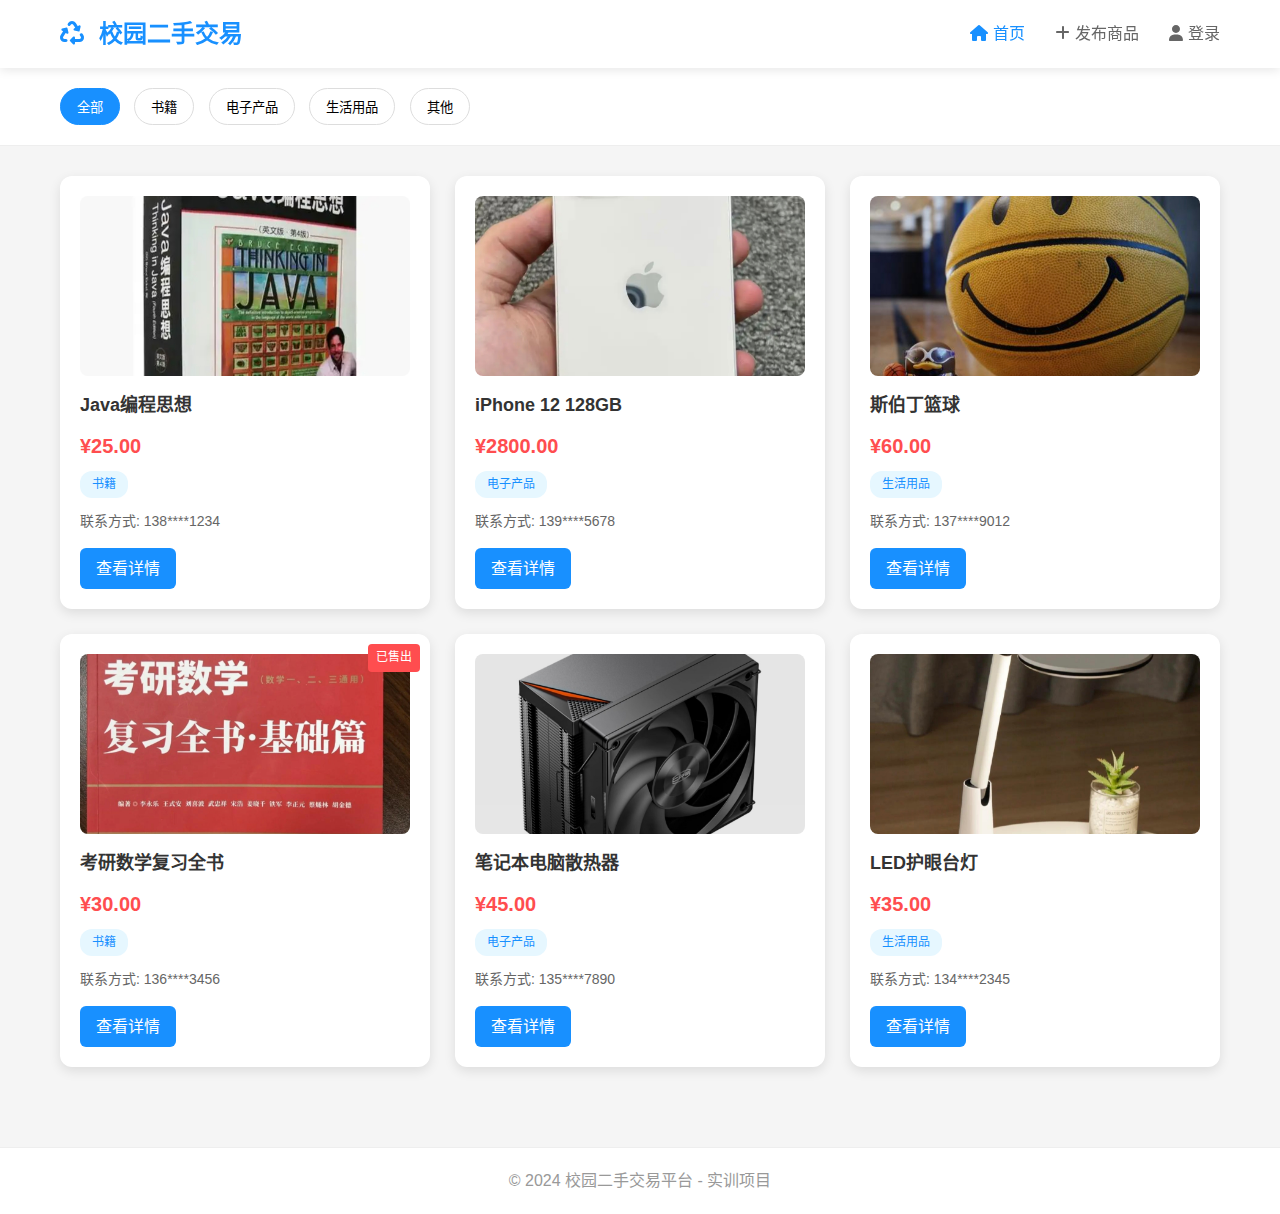
<file: 校园二手交易网站/index.html>
<!DOCTYPE html>
<html lang="zh-CN">
<head>
    <meta charset="UTF-8">
    <meta name="viewport" content="width=device-width, initial-scale=1.0">
    <title>校园二手交易平台</title>
    <link rel="stylesheet" href="css/style.css">
    <!-- 引入Font Awesome图标 -->
    <link rel="stylesheet" href="https://cdnjs.cloudflare.com/ajax/libs/font-awesome/6.0.0/css/all.min.css">
</head>
<body>
    <!-- 顶部导航 -->
    <header class="header">
        <div class="container">
            <h1 class="logo">
                <i class="fas fa-recycle"></i>
                校园二手交易
            </h1>
            <nav class="nav">
                <a href="index.html" class="nav-link active">
                    <i class="fas fa-home"></i>首页
                </a>
                <a href="publish.html" class="nav-link">
                    <i class="fas fa-plus"></i>发布商品
                </a>
                <a href="login.html" class="nav-link">
                    <i class="fas fa-user"></i>登录
                </a>
            </nav>
        </div>
    </header>

    <!-- 分类筛选 -->
    <section class="filters">
        <div class="container">
            <button class="filter-btn active">全部</button>
            <button class="filter-btn">书籍</button>
            <button class="filter-btn">电子产品</button>
            <button class="filter-btn">生活用品</button>
            <button class="filter-btn">其他</button>
        </div>
    </section>

    <!-- 商品列表 -->
    <main class="main">
        <div class="container">
            <div class="product-grid" id="productList">
                <!-- 商品卡片通过JS动态生成 -->
            </div>
        </div>
    </main>

    <!-- 底部信息 -->
    <footer class="footer">
        <div class="container">
            <p>&copy; 2024 校园二手交易平台 - 实训项目</p>
        </div>
    </footer>

    <script src="js/main.js"></script>
</body>
</html>
</file>
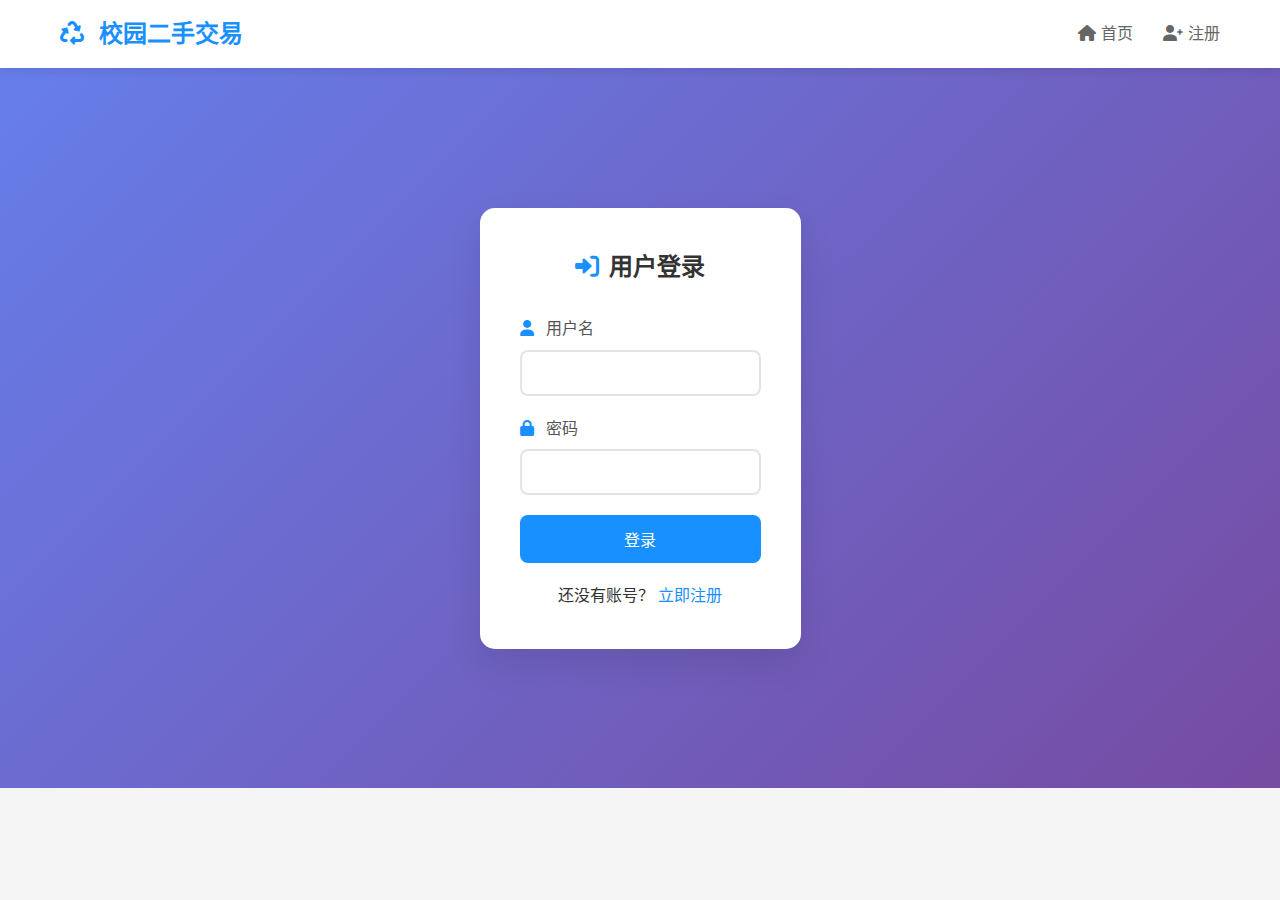
<file: 校园二手交易网站/login.html>
<!DOCTYPE html>
<html lang="zh-CN">
<head>
    <meta charset="UTF-8">
    <meta name="viewport" content="width=device-width, initial-scale=1.0">
    <title>登录 - 校园二手交易平台</title>
    <link rel="stylesheet" href="css/style.css">
    <link rel="stylesheet" href="https://cdnjs.cloudflare.com/ajax/libs/font-awesome/6.0.0/css/all.min.css">
</head>
<body>
    <header class="header">
        <div class="container">
            <h1 class="logo">
                <i class="fas fa-recycle"></i>
                校园二手交易
            </h1>
            <nav class="nav">
                <a href="index.html" class="nav-link">
                    <i class="fas fa-home"></i>首页
                </a>
                <a href="register.html" class="nav-link">
                    <i class="fas fa-user-plus"></i>注册
                </a>
            </nav>
        </div>
    </header>

    <main class="auth-main">
        <div class="container">
            <div class="auth-container">
                <div class="auth-card">
                    <h2><i class="fas fa-sign-in-alt"></i>用户登录</h2>
                    <form id="loginForm" class="auth-form">
                        <div class="form-group">
                            <label for="username"><i class="fas fa-user"></i> 用户名</label>
                            <input type="text" id="username" name="username" required>
                        </div>
                        <div class="form-group">
                            <label for="password"><i class="fas fa-lock"></i> 密码</label>
                            <input type="password" id="password" name="password" required>
                        </div>
                        <button type="submit" class="auth-btn">登录</button>
                    </form>
                    <div class="auth-links">
                        <p>还没有账号？ <a href="register.html">立即注册</a></p>
                    </div>
                </div>
            </div>
        </div>
    </main>

    <script src="js/auth.js"></script>
</body>
</html>
</file>
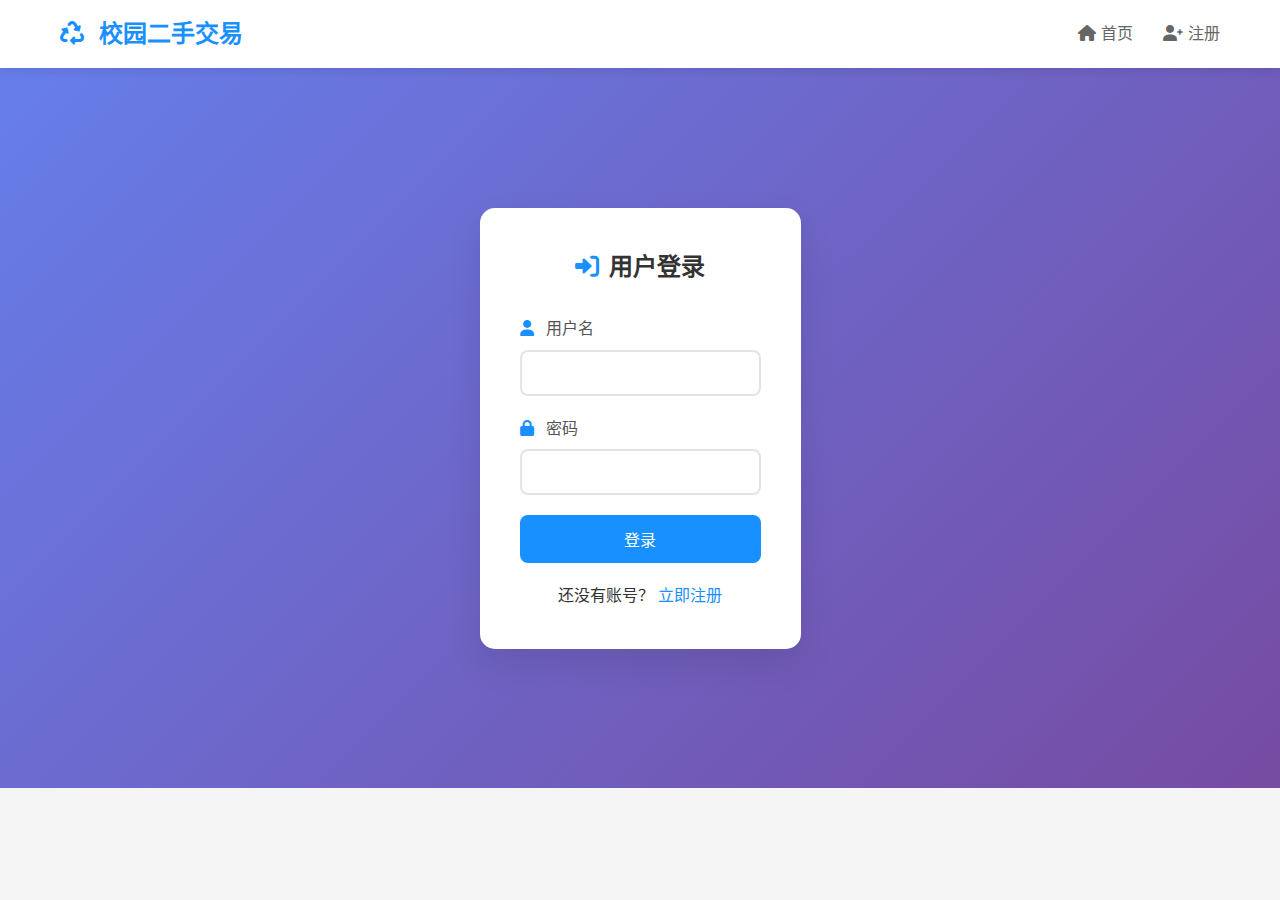
<file: 校园二手交易网站/profile.html>
<!DOCTYPE html>
<html lang="zh-CN">
<head>
    <meta charset="UTF-8">
    <meta name="viewport" content="width=device-width, initial-scale=1.0">
    <title>个人中心 - 校园二手交易平台</title>
    <link rel="stylesheet" href="css/style.css">
    <link rel="stylesheet" href="https://cdnjs.cloudflare.com/ajax/libs/font-awesome/6.0.0/css/all.min.css">
</head>
<body>
    <header class="header">
        <div class="container">
            <h1 class="logo">
                <i class="fas fa-recycle"></i>
                校园二手交易
            </h1>
            <nav class="nav">
                <a href="index.html" class="nav-link">
                    <i class="fas fa-home"></i>首页
                </a>
                <a href="publish.html" class="nav-link">
                    <i class="fas fa-plus"></i>发布商品
                </a>
                <a href="login.html" class="nav-link">
                    <i class="fas fa-sign-out-alt"></i>退出
                </a>
            </nav>
        </div>
    </header>

    <main class="main">
        <div class="container">
            <div class="profile-container">
                <!-- 用户信息 -->
                <div class="profile-card">
                    <div class="profile-header">
                        <div class="avatar">
                            <i class="fas fa-user-circle"></i>
                        </div>
                        <div class="profile-info">
                            <h2 id="userName">用户名</h2>
                            <p id="userPhone">手机号：未设置</p>
                        </div>
                    </div>
                </div>

                <!-- 我的商品 -->
                <div class="profile-card">
                    <h3><i class="fas fa-box"></i> 我的商品</h3>
                    <div class="my-products" id="myProducts">
                        <!-- 我的商品列表通过JS动态生成 -->
                    </div>
                </div>

                <!-- 快速操作 -->
                <div class="profile-card">
                    <h3><i class="fas fa-rocket"></i> 快速操作</h3>
                    <div class="quick-actions">
                        <a href="publish.html" class="action-btn">
                            <i class="fas fa-plus"></i>
                            <span>发布新商品</span>
                        </a>
                        <a href="index.html" class="action-btn">
                            <i class="fas fa-shopping-bag"></i>
                            <span>浏览商品</span>
                        </a>
                    </div>
                </div>
            </div>
        </div>
    </main>

    <script src="js/auth.js"></script>
    <script src="js/products.js"></script>
</body>
</html>
</file>
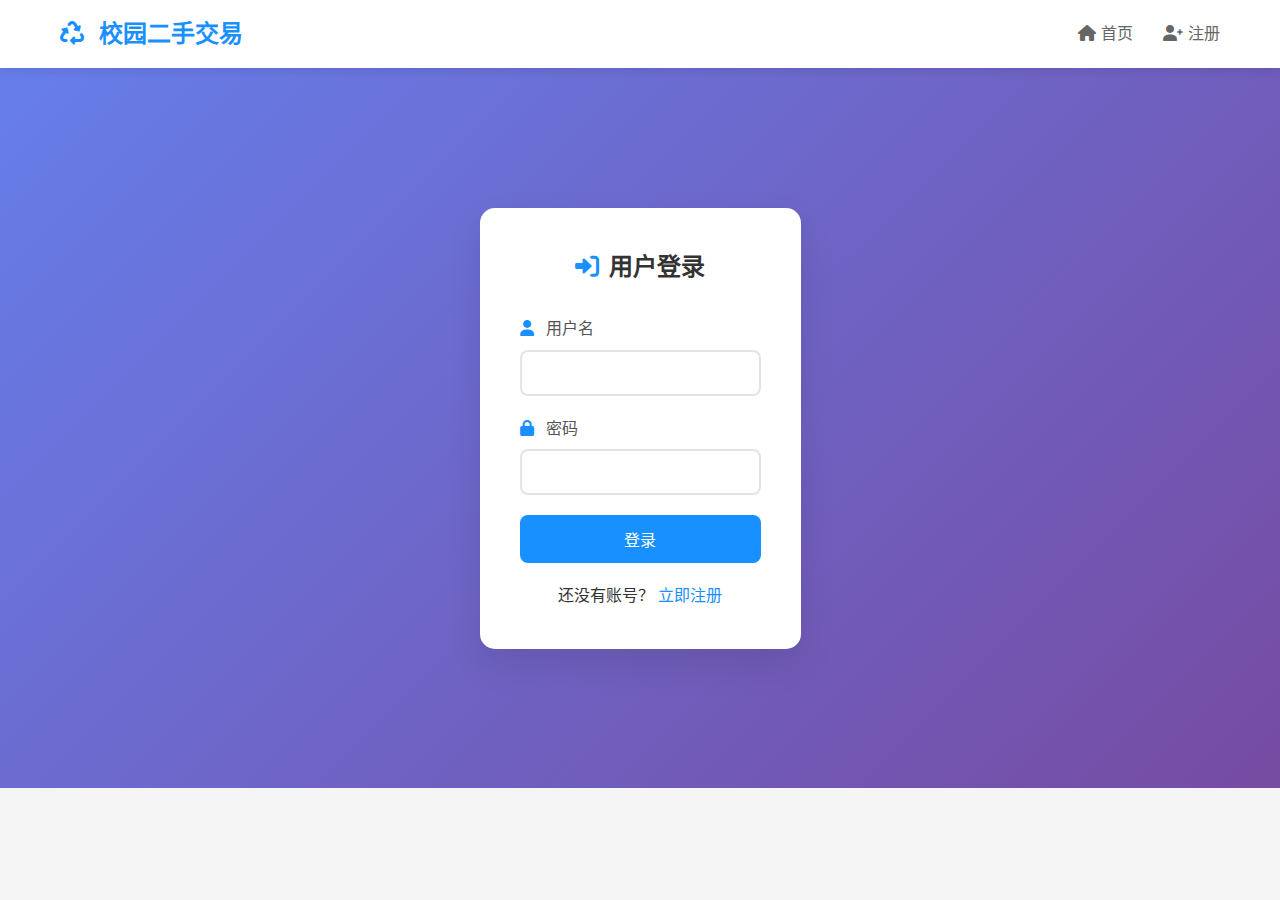
<file: 校园二手交易网站/publish.html>
<!DOCTYPE html>
<html lang="zh-CN">
<head>
    <meta charset="UTF-8">
    <meta name="viewport" content="width=device-width, initial-scale=1.0">
    <title>发布商品 - 校园二手交易平台</title>
    <link rel="stylesheet" href="css/style.css">
    <link rel="stylesheet" href="https://cdnjs.cloudflare.com/ajax/libs/font-awesome/6.0.0/css/all.min.css">
</head>
<body>
    <header class="header">
        <div class="container">
            <h1 class="logo">
                <i class="fas fa-recycle"></i>
                校园二手交易
            </h1>
            <nav class="nav">
                <a href="index.html" class="nav-link">
                    <i class="fas fa-home"></i>首页
                </a>
                <a href="profile.html" class="nav-link">
                    <i class="fas fa-user"></i>个人中心
                </a>
            </nav>
        </div>
    </header>

    <main class="main">
        <div class="container">
            <div class="publish-container">
                <div class="publish-card">
                    <h2><i class="fas fa-plus-circle"></i> 发布二手商品</h2>
                    <form id="publishForm" class="publish-form">
                        <div class="form-group">
                            <label for="productTitle"><i class="fas fa-tag"></i> 商品名称</label>
                            <input type="text" id="productTitle" name="title" required placeholder="例如：Java编程思想">
                        </div>
                        
                        <div class="form-group">
                            <label for="productPrice"><i class="fas fa-yuan-sign"></i> 价格</label>
                            <input type="number" id="productPrice" name="price" step="0.01" required placeholder="0.00">
                        </div>
                        
                        <div class="form-group">
                            <label for="productCategory"><i class="fas fa-list"></i> 分类</label>
                            <select id="productCategory" name="category" required>
                                <option value="">请选择分类</option>
                                <option value="书籍">书籍</option>
                                <option value="电子产品">电子产品</option>
                                <option value="生活用品">生活用品</option>
                                <option value="其他">其他</option>
                            </select>
                        </div>
                        
                        <div class="form-group">
                            <label for="productDescription"><i class="fas fa-edit"></i> 商品描述</label>
                            <textarea id="productDescription" name="description" rows="5" required placeholder="请详细描述商品的状况、使用情况等信息..."></textarea>
                        </div>
                        
                        <div class="form-group">
                            <label for="contactInfo"><i class="fas fa-phone"></i> 联系方式</label>
                            <input type="text" id="contactInfo" name="contact" required placeholder="请输入手机号或微信">
                        </div>
                        
                        <div class="form-actions">
                            <button type="submit" class="publish-btn">
                                <i class="fas fa-paper-plane"></i> 发布商品
                            </button>
                            <button type="button" class="cancel-btn" onclick="window.history.back()">
                                <i class="fas fa-times"></i> 取消
                            </button>
                        </div>
                    </form>
                </div>
            </div>
        </div>
    </main>

    <script src="js/products.js"></script>
</body>
</html>
</file>
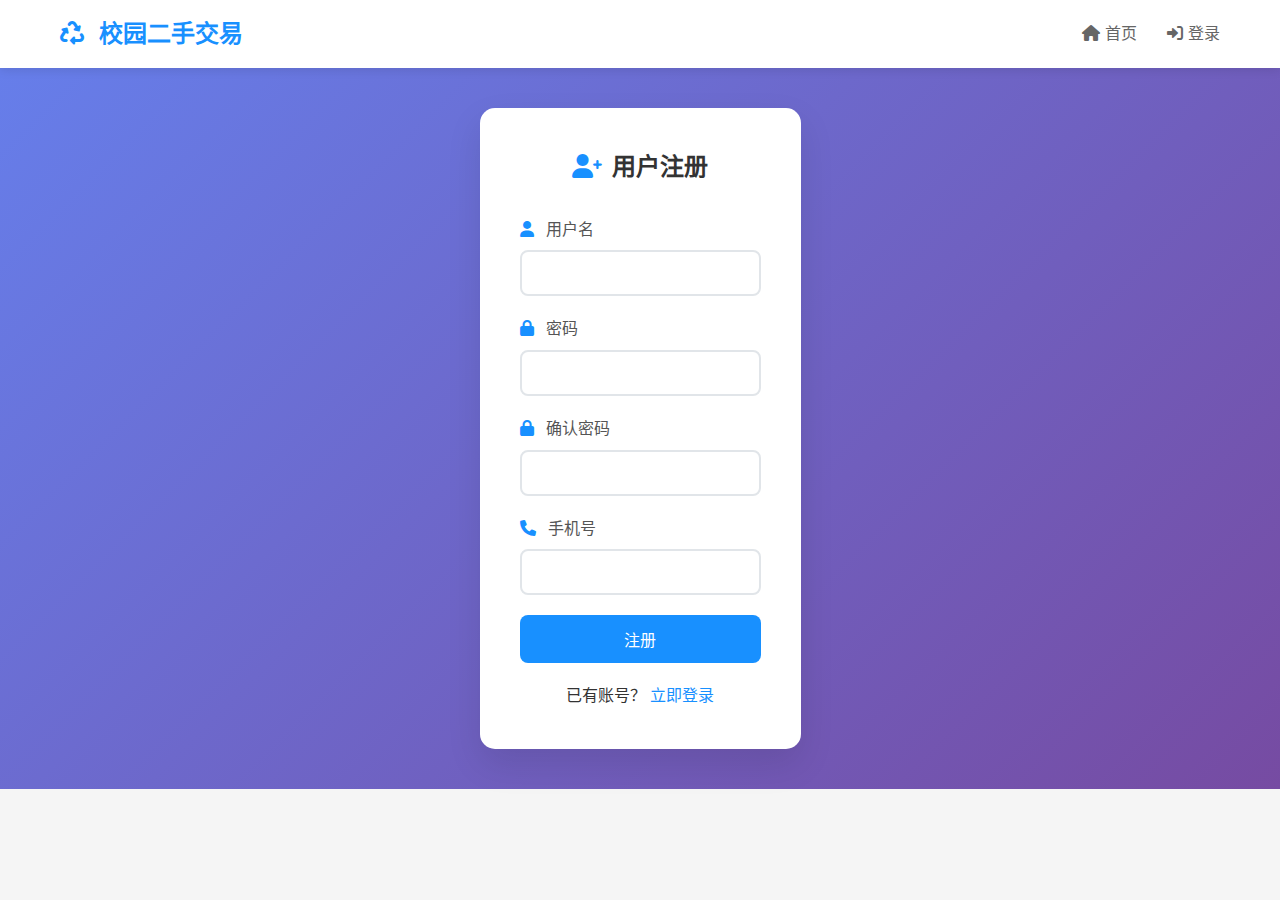
<file: 校园二手交易网站/register.html>
<!DOCTYPE html>
<html lang="zh-CN">
<head>
    <meta charset="UTF-8">
    <meta name="viewport" content="width=device-width, initial-scale=1.0">
    <title>注册 - 校园二手交易平台</title>
    <link rel="stylesheet" href="css/style.css">
    <link rel="stylesheet" href="https://cdnjs.cloudflare.com/ajax/libs/font-awesome/6.0.0/css/all.min.css">
</head>
<body>
    <header class="header">
        <div class="container">
            <h1 class="logo">
                <i class="fas fa-recycle"></i>
                校园二手交易
            </h1>
            <nav class="nav">
                <a href="index.html" class="nav-link">
                    <i class="fas fa-home"></i>首页
                </a>
                <a href="login.html" class="nav-link">
                    <i class="fas fa-sign-in-alt"></i>登录
                </a>
            </nav>
        </div>
    </header>

    <main class="auth-main">
        <div class="container">
            <div class="auth-container">
                <div class="auth-card">
                    <h2><i class="fas fa-user-plus"></i>用户注册</h2>
                    <form id="registerForm" class="auth-form">
                        <div class="form-group">
                            <label for="regUsername"><i class="fas fa-user"></i> 用户名</label>
                            <input type="text" id="regUsername" name="username" required>
                            <div class="error-message" id="usernameError"></div>
                        </div>
                        <div class="form-group">
                            <label for="regPassword"><i class="fas fa-lock"></i> 密码</label>
                            <input type="password" id="regPassword" name="password" required>
                        </div>
                        <div class="form-group">
                            <label for="confirmPassword"><i class="fas fa-lock"></i> 确认密码</label>
                            <input type="password" id="confirmPassword" name="confirmPassword" required>
                            <div class="error-message" id="passwordError"></div>
                        </div>
                        <div class="form-group">
                            <label for="phone"><i class="fas fa-phone"></i> 手机号</label>
                            <input type="tel" id="phone" name="phone">
                        </div>
                        <button type="submit" class="auth-btn">注册</button>
                    </form>
                    <div class="auth-links">
                        <p>已有账号？ <a href="login.html">立即登录</a></p>
                    </div>
                </div>
            </div>
        </div>
    </main>

    <script src="js/auth.js"></script>
</body>
</html>
</file>
<file: 校园二手交易网站/css/style.css>
/* 基础样式重置 */
* {
    margin: 0;
    padding: 0;
    box-sizing: border-box;
}

body {
    font-family: 'Microsoft YaHei', Arial, sans-serif;
    line-height: 1.6;
    color: #333;
    background-color: #f5f5f5;
}

.container {
    max-width: 1200px;
    margin: 0 auto;
    padding: 0 20px;
}

/* 头部导航 */
.header {
    background: #fff;
    box-shadow: 0 2px 10px rgba(0,0,0,0.1);
    position: sticky;
    top: 0;
    z-index: 100;
}

.header .container {
    display: flex;
    justify-content: space-between;
    align-items: center;
    padding: 15px 20px;
}

.logo {
    color: #1890ff;
    font-size: 24px;
}

.logo i {
    margin-right: 8px;
}

.nav {
    display: flex;
    gap: 30px;
}

.nav-link {
    text-decoration: none;
    color: #666;
    font-weight: 500;
    transition: color 0.3s;
}

.nav-link:hover,
.nav-link.active {
    color: #1890ff;
}

.nav-link i {
    margin-right: 5px;
}

/* 分类筛选 */
.filters {
    background: #fff;
    padding: 20px 0;
    border-bottom: 1px solid #eee;
}

.filter-btn {
    padding: 8px 16px;
    margin-right: 10px;
    border: 1px solid #ddd;
    background: #fff;
    border-radius: 20px;
    cursor: pointer;
    transition: all 0.3s;
}

.filter-btn:hover,
.filter-btn.active {
    background: #1890ff;
    color: #fff;
    border-color: #1890ff;
}

/* 商品网格 */
.main {
    padding: 30px 0;
}

.product-grid {
    display: grid;
    grid-template-columns: repeat(auto-fill, minmax(280px, 1fr));
    gap: 25px;
}

/* 商品卡片 */
.product-card {
    background: #fff;
    border-radius: 12px;
    padding: 20px;
    box-shadow: 0 4px 12px rgba(0,0,0,0.1);
    transition: transform 0.3s, box-shadow 0.3s;
}

.product-card:hover {
    transform: translateY(-5px);
    box-shadow: 0 8px 20px rgba(0,0,0,0.15);
}

.product-image {
    width: 100%;
    height: 180px;
    background: #f8f9fa;
    border-radius: 8px;
    display: flex;
    align-items: center;
    justify-content: center;
    margin-bottom: 15px;
    color: #999;
    font-size: 14px;
}

.product-image i {
    font-size: 48px;
    margin-bottom: 10px;
}

.product-image div {
    text-align: center;
}

.product-title {
    font-size: 18px;
    font-weight: 600;
    margin-bottom: 10px;
    color: #333;
}

.product-price {
    font-size: 20px;
    font-weight: bold;
    color: #ff4d4f;
    margin-bottom: 8px;
}

.product-category {
    display: inline-block;
    background: #e6f7ff;
    color: #1890ff;
    padding: 4px 12px;
    border-radius: 12px;
    font-size: 12px;
    margin-bottom: 12px;
}

.product-contact {
    color: #666;
    font-size: 14px;
    margin-bottom: 15px;
}

.product-link {
    display: inline-block;
    background: #1890ff;
    color: #fff;
    padding: 8px 16px;
    border-radius: 6px;
    text-decoration: none;
    transition: background 0.3s;
}

.product-link:hover {
    background: #40a9ff;
}

/* 底部 */
.footer {
    background: #fff;
    border-top: 1px solid #eee;
    padding: 20px 0;
    text-align: center;
    color: #999;
    margin-top: 50px;
}

/* 响应式设计 */
@media (max-width: 768px) {
    .header .container {
        flex-direction: column;
        gap: 15px;
    }
    
    .nav {
        gap: 20px;
    }
    
    .product-grid {
        grid-template-columns: repeat(auto-fill, minmax(250px, 1fr));
        gap: 20px;
    }
}
/* 登录注册页面样式 */
.auth-main {
    min-height: 80vh;
    display: flex;
    align-items: center;
    background: linear-gradient(135deg, #667eea 0%, #764ba2 100%);
}

.auth-container {
    display: flex;
    justify-content: center;
    align-items: center;
    padding: 40px 0;
}

.auth-card {
    background: #fff;
    padding: 40px;
    border-radius: 15px;
    box-shadow: 0 15px 35px rgba(0,0,0,0.1);
    width: 100%;
    max-width: 400px;
}

.auth-card h2 {
    text-align: center;
    margin-bottom: 30px;
    color: #333;
}

.auth-card h2 i {
    margin-right: 10px;
    color: #1890ff;
}

.auth-form .form-group {
    margin-bottom: 20px;
}

.auth-form label {
    display: block;
    margin-bottom: 8px;
    font-weight: 500;
    color: #555;
}

.auth-form label i {
    margin-right: 8px;
    color: #1890ff;
}

.auth-form input {
    width: 100%;
    padding: 12px 15px;
    border: 2px solid #e1e5e9;
    border-radius: 8px;
    font-size: 16px;
    transition: border-color 0.3s;
}

.auth-form input:focus {
    border-color: #1890ff;
    outline: none;
}

.auth-btn {
    width: 100%;
    padding: 12px;
    background: #1890ff;
    color: #fff;
    border: none;
    border-radius: 8px;
    font-size: 16px;
    cursor: pointer;
    transition: background 0.3s;
}

.auth-btn:hover {
    background: #40a9ff;
}

.auth-links {
    text-align: center;
    margin-top: 20px;
}

.auth-links a {
    color: #1890ff;
    text-decoration: none;
}

.error-message {
    color: #ff4d4f;
    font-size: 12px;
    margin-top: 5px;
}

/* 商品详情页样式 */
.detail-container {
    padding: 30px 0;
}

.detail-card {
    display: grid;
    grid-template-columns: 400px 1fr;
    gap: 40px;
    background: #fff;
    border-radius: 15px;
    padding: 30px;
    box-shadow: 0 10px 30px rgba(0,0,0,0.1);
}

.product-image-large {
    width: 100%;
    height: 300px;
    background: #f8f9fa;
    border-radius: 10px;
    display: flex;
    flex-direction: column;
    align-items: center;
    justify-content: center;
    color: #999;
}

.product-image-large i {
    font-size: 80px;
    margin-bottom: 15px;
}

.detail-info h1 {
    font-size: 28px;
    margin-bottom: 15px;
    color: #333;
}

.detail-price {
    font-size: 32px;
    font-weight: bold;
    color: #ff4d4f;
    margin-bottom: 15px;
}

.detail-category {
    display: inline-block;
    background: #e6f7ff;
    color: #1890ff;
    padding: 6px 15px;
    border-radius: 15px;
    font-size: 14px;
    margin-bottom: 20px;
}

.detail-section {
    margin-bottom: 25px;
}

.detail-section h3 {
    margin-bottom: 10px;
    color: #333;
}

.detail-section h3 i {
    margin-right: 8px;
    color: #1890ff;
}

.seller-info div {
    margin-bottom: 8px;
    color: #666;
}

.detail-actions {
    display: flex;
    gap: 15px;
    margin-top: 30px;
}

.contact-btn, .back-btn {
    padding: 12px 24px;
    border: none;
    border-radius: 8px;
    font-size: 16px;
    cursor: pointer;
    transition: all 0.3s;
}

.contact-btn {
    background: #52c41a;
    color: #fff;
}

.contact-btn:hover {
    background: #73d13d;
}

.back-btn {
    background: #f0f0f0;
    color: #666;
}

.back-btn:hover {
    background: #e0e0e0;
}

/* 发布商品页样式 */
.publish-container {
    padding: 30px 0;
}

.publish-card {
    background: #fff;
    border-radius: 15px;
    padding: 40px;
    box-shadow: 0 10px 30px rgba(0,0,0,0.1);
    max-width: 600px;
    margin: 0 auto;
}

.publish-card h2 {
    text-align: center;
    margin-bottom: 30px;
    color: #333;
}

.publish-card h2 i {
    margin-right: 10px;
    color: #1890ff;
}

.publish-form .form-group {
    margin-bottom: 25px;
}

.publish-form label {
    display: block;
    margin-bottom: 8px;
    font-weight: 500;
    color: #555;
}

.publish-form label i {
    margin-right: 8px;
    color: #1890ff;
}

.publish-form input,
.publish-form select,
.publish-form textarea {
    width: 100%;
    padding: 12px 15px;
    border: 2px solid #e1e5e9;
    border-radius: 8px;
    font-size: 16px;
    transition: border-color 0.3s;
    font-family: inherit;
}

.publish-form input:focus,
.publish-form select:focus,
.publish-form textarea:focus {
    border-color: #1890ff;
    outline: none;
}

.form-actions {
    display: flex;
    gap: 15px;
    margin-top: 30px;
}

.publish-btn, .cancel-btn {
    flex: 1;
    padding: 12px;
    border: none;
    border-radius: 8px;
    font-size: 16px;
    cursor: pointer;
    transition: all 0.3s;
}

.publish-btn {
    background: #1890ff;
    color: #fff;
}

.publish-btn:hover {
    background: #40a9ff;
}

.cancel-btn {
    background: #f0f0f0;
    color: #666;
}

.cancel-btn:hover {
    background: #e0e0e0;
}

/* 个人中心页样式 */
.profile-container {
    padding: 30px 0;
    display: grid;
    gap: 25px;
}

.profile-card {
    background: #fff;
    border-radius: 15px;
    padding: 30px;
    box-shadow: 0 5px 20px rgba(0,0,0,0.1);
}

.profile-header {
    display: flex;
    align-items: center;
    gap: 20px;
}

.avatar {
    font-size: 60px;
    color: #1890ff;
}

.profile-info h2 {
    margin-bottom: 5px;
    color: #333;
}

.profile-info p {
    color: #666;
}

.my-products {
    display: grid;
    gap: 15px;
    margin-top: 20px;
}

.my-product-item {
    display: flex;
    justify-content: between;
    align-items: center;
    padding: 15px;
    border: 1px solid #e8e8e8;
    border-radius: 8px;
    transition: all 0.3s;
}

.my-product-item:hover {
    border-color: #1890ff;
}

.product-item-info {
    flex: 1;
}

.product-item-title {
    font-weight: 600;
    margin-bottom: 5px;
}

.product-item-meta {
    color: #666;
    font-size: 14px;
}

.product-item-actions {
    display: flex;
    gap: 10px;
}

.sold-btn, .edit-btn {
    padding: 6px 12px;
    border: none;
    border-radius: 6px;
    font-size: 12px;
    cursor: pointer;
    transition: all 0.3s;
}

.sold-btn {
    background: #ff4d4f;
    color: #fff;
}

.sold-btn:hover {
    background: #ff7875;
}

.edit-btn {
    background: #f0f0f0;
    color: #666;
}

.edit-btn:hover {
    background: #e0e0e0;
}

.quick-actions {
    display: grid;
    grid-template-columns: repeat(auto-fit, minmax(150px, 1fr));
    gap: 15px;
    margin-top: 20px;
}

.action-btn {
    display: flex;
    flex-direction: column;
    align-items: center;
    padding: 20px;
    background: #f8f9fa;
    border-radius: 10px;
    text-decoration: none;
    color: #333;
    transition: all 0.3s;
}

.action-btn:hover {
    background: #1890ff;
    color: #fff;
    transform: translateY(-2px);
}

.action-btn i {
    font-size: 24px;
    margin-bottom: 10px;
}

/* 已售出徽章 */
.sold-badge {
    position: absolute;
    top: 10px;
    right: 10px;
    background: #ff4d4f;
    color: #fff;
    padding: 4px 8px;
    border-radius: 4px;
    font-size: 12px;
}

.product-card {
    position: relative;
}

/* 响应式设计 */
@media (max-width: 768px) {
    .detail-card {
        grid-template-columns: 1fr;
        gap: 20px;
    }
    
    .auth-card,
    .publish-card {
        padding: 20px;
    }
    
    .form-actions {
        flex-direction: column;
    }
    
    .profile-header {
        flex-direction: column;
        text-align: center;
    }
    
    .quick-actions {
        grid-template-columns: 1fr;
    }
}
/* ===== 图片相关样式 ===== */
/* ===== 图片相关样式 ===== */

/* 商品图片样式 */
.product-image {
    width: 100%;
    height: 180px;
    background: #f8f9fa;
    border-radius: 8px;
    margin-bottom: 15px;
    overflow: hidden;
    position: relative;
}

.product-image img {
    width: 100%;
    height: 100%;
    object-fit: cover;
    transition: transform 0.3s ease;
}

.product-card:hover .product-image img {
    transform: scale(1.05);
}

/* 详情页大图样式 */
.product-image-large {
    width: 100%;
    height: 300px;
    background: #f8f9fa;
    border-radius: 10px;
    overflow: hidden;
    position: relative;
}

.product-image-large img {
    width: 100%;
    height: 100%;
    object-fit: cover;
}

/* 图片加载中的占位符 - 修复版 */
.product-image:not(:has(img[src]))::before,
.product-image:has(img[src=""])::before {
    content: "📷 图片加载中...";
    position: absolute;
    top: 50%;
    left: 50%;
    transform: translate(-50%, -50%);
    color: #999;
    font-size: 14px;
    z-index: 1;
}

.product-image-large:not(:has(img[src]))::before,
.product-image-large:has(img[src=""])::before {
    content: "📷 图片加载中...";
    position: absolute;
    top: 50%;
    left: 50%;
    transform: translate(-50%, -50%);
    color: #999;
    font-size: 16px;
    z-index: 1;
}

/* 图片加载失败时显示备用内容 */
.product-image img[src*="base64"] {
    background: #f8f9fa;
}

/* 确保图片正常显示时隐藏占位符 */
.product-image:has(img[src]:not([src=""]))::before,
.product-image-large:has(img[src]:not([src=""]))::before {
    display: none;
}

/* 个人中心商品图片 */
.my-product-item .product-image {
    width: 80px;
    height: 80px;
    margin-right: 15px;
    flex-shrink: 0;
}

.my-product-item {
    display: flex;
    align-items: center;
    padding: 15px;
    border: 1px solid #e8e8e8;
    border-radius: 8px;
    transition: all 0.3s;
    margin-bottom: 10px;
}

.my-product-item:hover {
    border-color: #1890ff;
    box-shadow: 0 2px 8px rgba(24, 144, 255, 0.1);
}

.product-item-info {
    flex: 1;
    min-width: 0;
}

.product-item-title {
    font-weight: 600;
    margin-bottom: 5px;
    color: #333;
    white-space: nowrap;
    overflow: hidden;
    text-overflow: ellipsis;
}

.product-item-meta {
    color: #666;
    font-size: 14px;
}

.product-item-actions {
    display: flex;
    gap: 10px;
    flex-shrink: 0;
}

.sold-btn, .edit-btn {
    padding: 6px 12px;
    border: none;
    border-radius: 6px;
    font-size: 12px;
    cursor: pointer;
    transition: all 0.3s;
}

.sold-btn {
    background: #ff4d4f;
    color: #fff;
}

.sold-btn:hover {
    background: #ff7875;
}

.edit-btn {
    background: #f0f0f0;
    color: #666;
}

.edit-btn:hover {
    background: #e0e0e0;
}

/* 已售出徽章 */
.sold-badge {
    position: absolute;
    top: 10px;
    right: 10px;
    background: #ff4d4f;
    color: #fff;
    padding: 4px 8px;
    border-radius: 4px;
    font-size: 12px;
    z-index: 2;
}

.product-card {
    position: relative;
}

/* 响应式图片 */
@media (max-width: 768px) {
    .product-image {
        height: 150px;
    }
    
    .product-image-large {
        height: 250px;
    }
    
    .my-product-item .product-image {
        width: 60px;
        height: 60px;
        margin-right: 10px;
    }
    
    .product-item-actions {
        flex-direction: column;
        gap: 5px;
    }
    
    .sold-btn, .edit-btn {
        padding: 4px 8px;
        font-size: 11px;
    }
}
</file>
